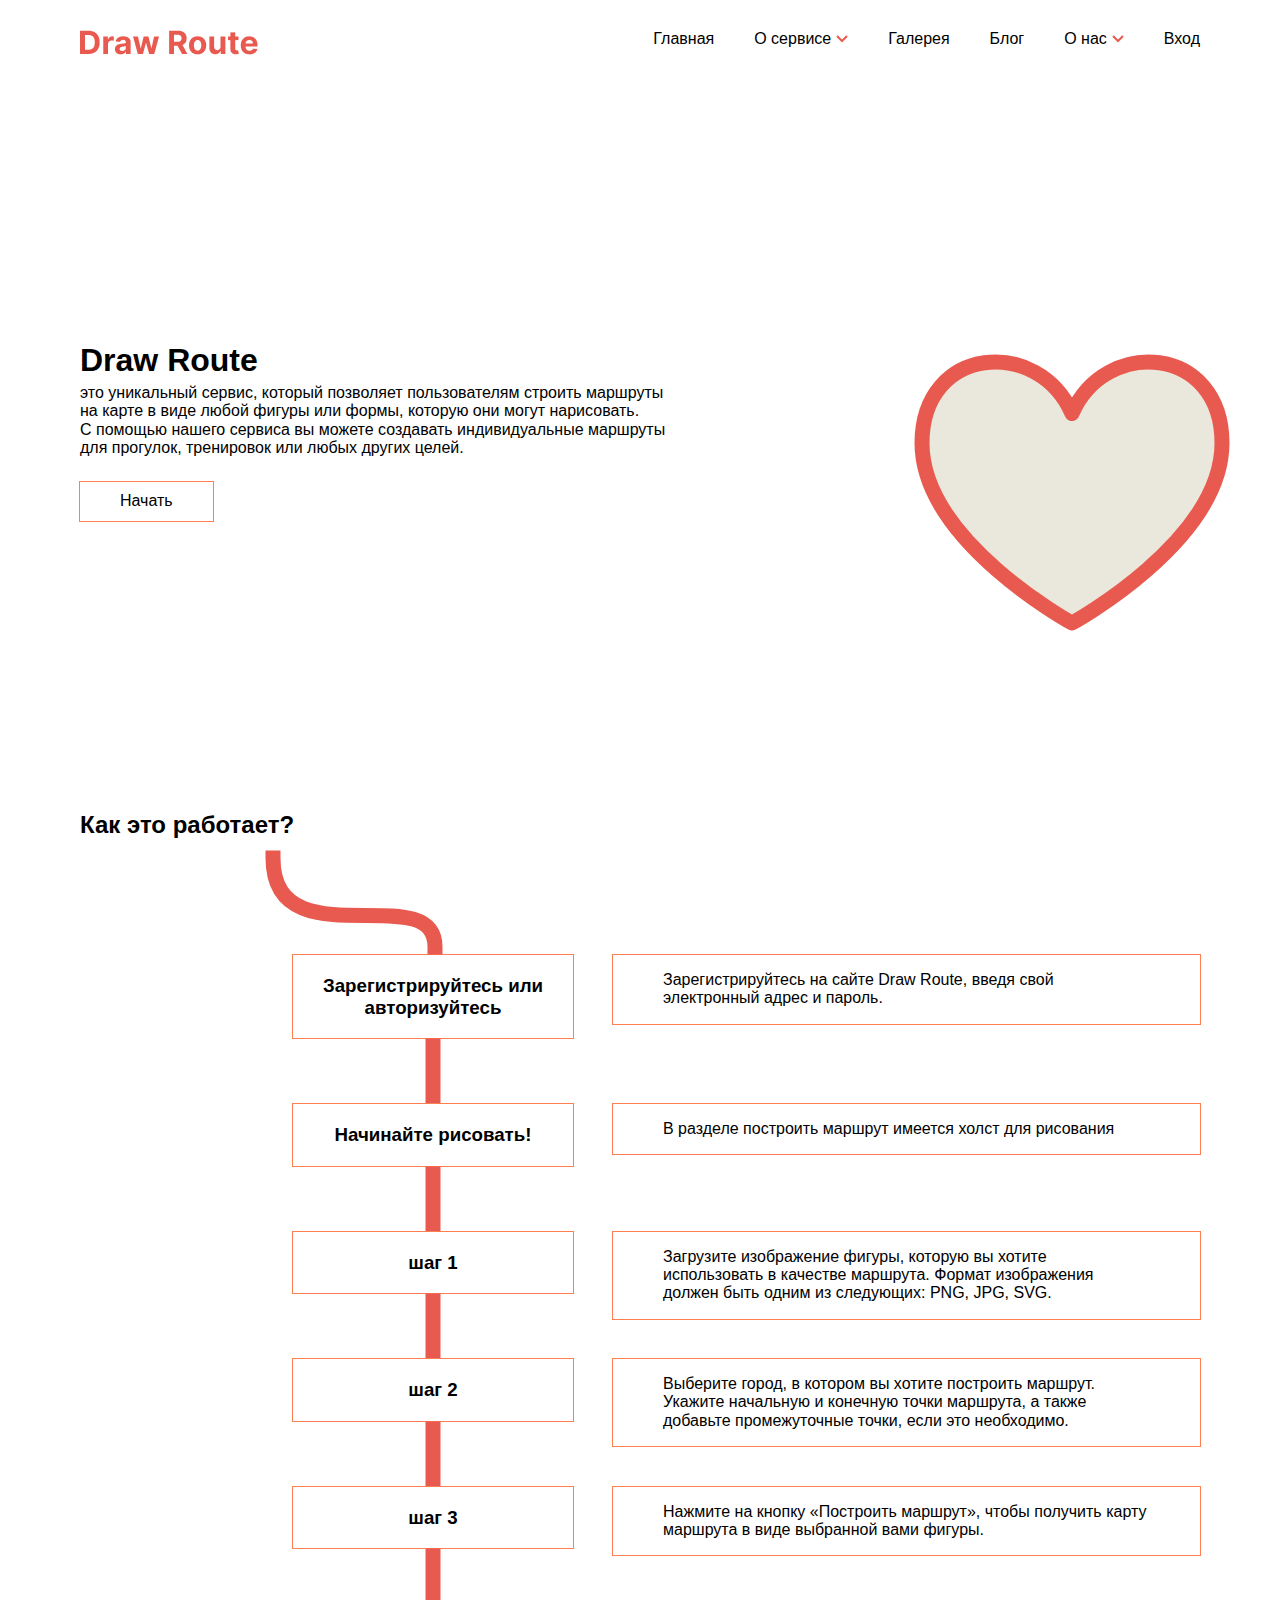
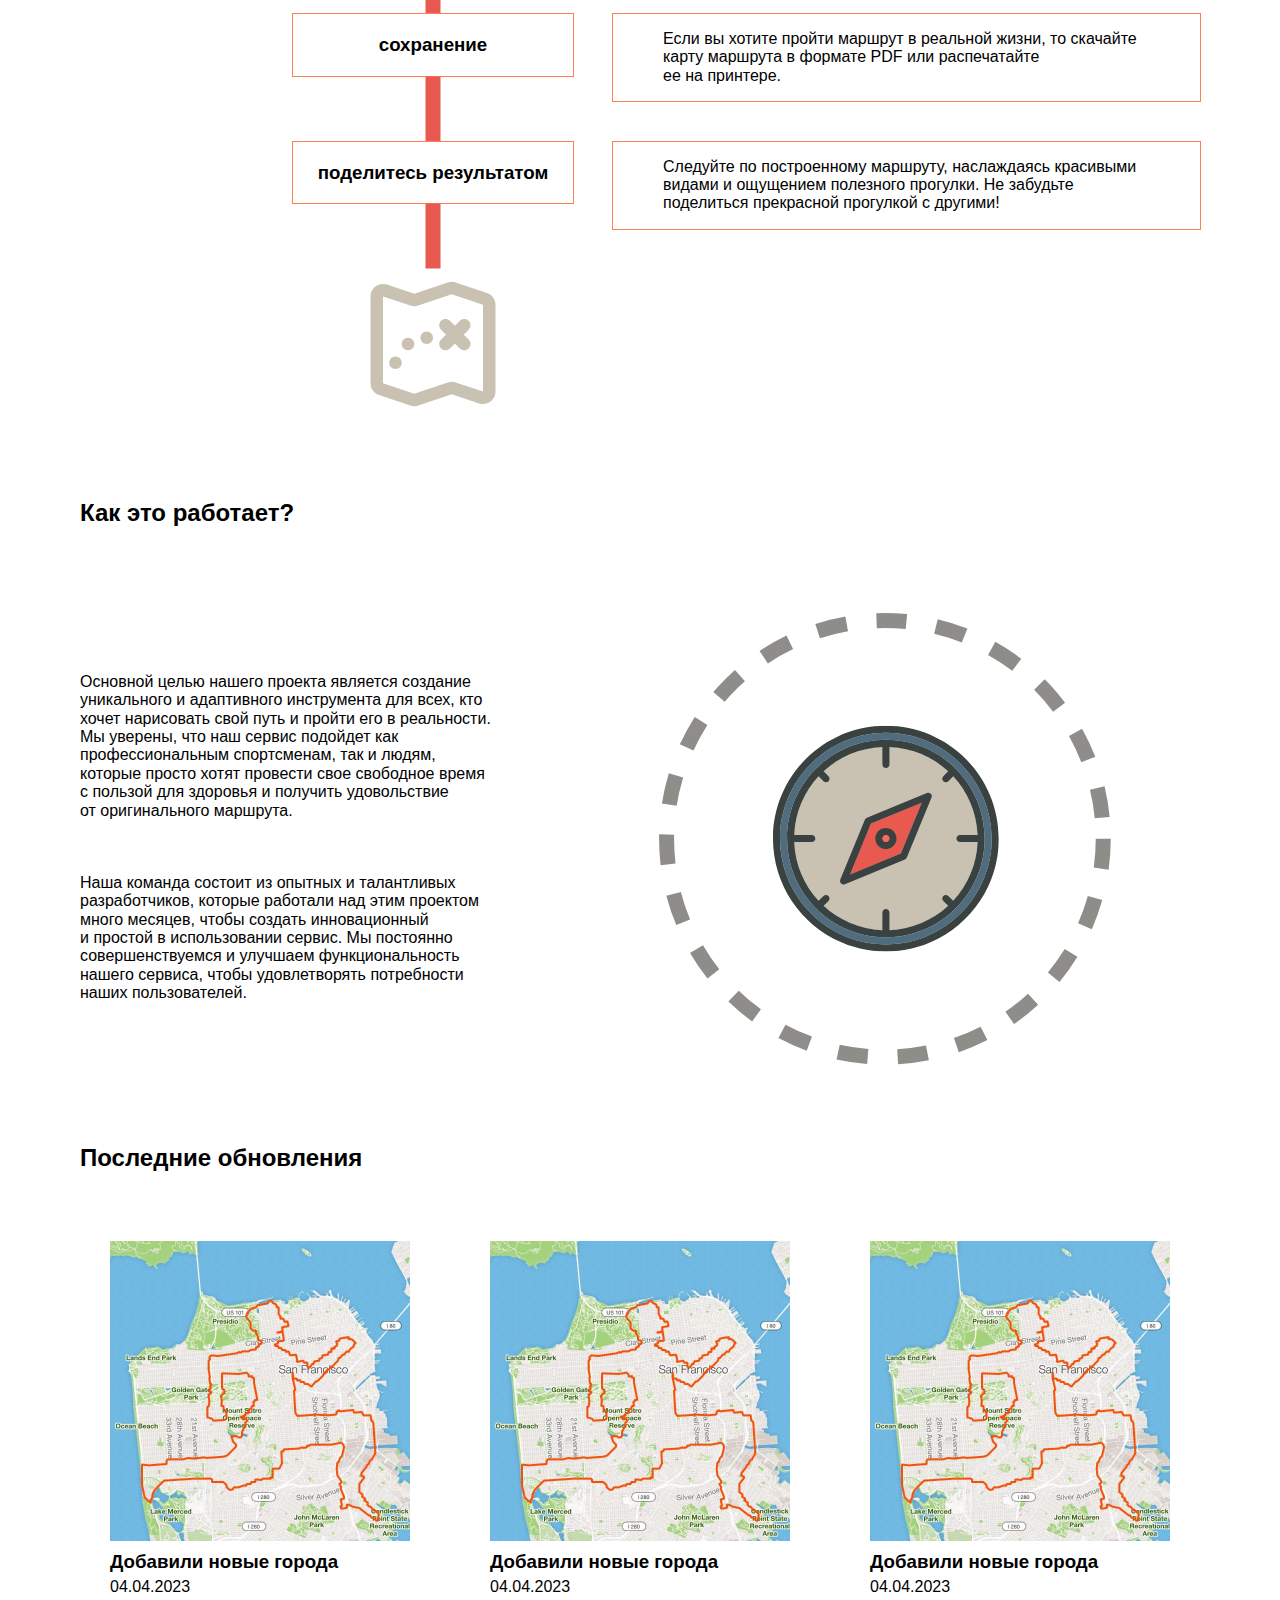
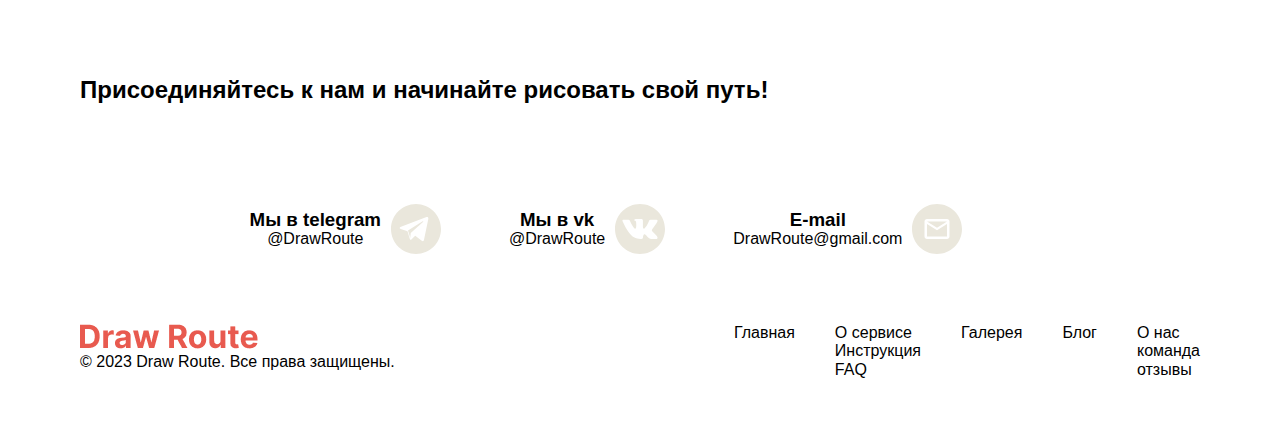
<file: index.html>
<!DOCTYPE html>
<html lang="ru">
<head>
  <meta charset="UTF-8">
  <meta http-equiv="X-UA-Compatible" content="IE=edge">
  <meta name="viewport" content="width=device-width, initial-scale=1.0">
  <title>Draw Route</title>
  <link rel="stylesheet" href="css/normalize.css">
  <link rel="stylesheet" href="css/style.css">
</head>
<body class="body">
  <header class="header">
    <div class="container header__container flex">
      <a class="header__logo" href="#">
        <img class="header__img" src="img/logo.png" alt="Draw Route">
      </a>
      <nav class="header__menu">
        <ul class="menu__list list-reset flex">
          <li class="menu__item">
            <a class="menu__link" href="#">
              Главная
            </a>
          </li>
          <li class="menu__item menu__item_show">
            <div class="menu__show flex" href="#">
              <span class="menu__link menu__link_show">
                О&nbsp;сервисе
              </span>
              <svg width="12" height="8" viewBox="0 0 12 8" fill="none" xmlns="http://www.w3.org/2000/svg">
              <path d="M1 1L6 6L11 1" stroke="#E85A4F" stroke-width="2"/>
              </svg>
            </div>
            <ul class="menu__submenu list-reset flex">
              <li class="submenu__item">
                <a class="submenu__link" href="#">
                  Инструкция
                </a>
              </li>
              <li class="submenu__item">
                <a class="submenu__link" href="#">
                  FAQ
                </a>
              </li>
            </ul>
          </li>
          <li class="menu__item">
            <a class="menu__link" href="#">
              Галерея
            </a>
          </li>
          <li class="menu__item">
            <a class="menu__link" href="#">
              Блог
            </a>
          </li>
          <li class="menu__item menu__item_show">
            <div class="menu__show flex" href="#">
              <span class="menu__link menu__link_show">
                О&nbsp;нас
              </span>
              <svg width="12" height="8" viewBox="0 0 12 8" fill="none" xmlns="http://www.w3.org/2000/svg">
              <path d="M1 1L6 6L11 1" stroke="#E85A4F" stroke-width="2"/>
              </svg>
            </div>
            <ul class="menu__submenu list-reset flex">
              <li class="submenu__item">
                <a class="submenu__link" href="#">
                  команда
                </a>
              </li>
              <li class="submenu__item">
                <a class="submenu__link" href="#">
                  отзывы
                </a>
              </li>
            </ul>
          </li>
          <li class="menu__item">
            <a class="menu__link" href="login.html">
              Вход
            </a>
          </li>
        </ul>
      </nav>
    </div>
  </header>

  <main class="main">
    <section class="hero section-offset">
      <div class="container hero__container flex">
        <div class="hero__left flex">
          <h1 class="hero__title">
            Draw Route
          </h1>
          <p class="hero__descr">
            это уникальный сервис, который позволяет пользователям строить маршруты на&nbsp;карте в&nbsp;виде любой фигуры или формы, которую они могут нарисовать. С&nbsp;помощью нашего сервиса вы&nbsp;можете создавать индивидуальные маршруты для прогулок, тренировок или любых других целей.
          </p>
          <a class="hero__link" href="#course">
            Начать
          </a>
        </div>
        <svg class="hero__img" width="316" height="277" viewBox="0 0 316 277" fill="none" xmlns="http://www.w3.org/2000/svg">
        <path d="M158 59.5828C124.667 -17.1867 8 -9.01007 8 89.1104C8 187.23 158 269 158 269C158 269 308 187.23 308 89.1104C308 -9.01007 191.333 -17.1867 158 59.5828Z" fill="#EAE7DC" stroke="#E85A4F" stroke-width="15" stroke-linecap="round" stroke-linejoin="round"/>
        </svg>
      </div>
    </section>

    <section class="about section-offset">
      <div class="container">
        <h2 class="section-title about__title">
          Как это работает?
        </h2>
        <ul class="about__list list-reset flex">
          <li class="about__item flex">
            <svg class="about__img_first" width="178" height="105" viewBox="0 0 178 105" fill="none" xmlns="http://www.w3.org/2000/svg">
            <path d="M8 8C7.99999 112.5 170 27 170 97" stroke="#E85A4F" stroke-width="15" stroke-linecap="square"/>
            </svg>
          </li>
          <li class="about__item flex">
            <div class="about__road flex">
              <h3 class="about__subtitle">
                Зарегистрируйтесь или авторизуйтесь
              </h3>
              <svg class="about__img" width="16" height="66" viewBox="0 0 16 66" fill="none" xmlns="http://www.w3.org/2000/svg">
              <path d="M8 8C8 48 8 18 8 58" stroke="#E85A4F" stroke-width="15" stroke-linecap="square"/>
              </svg>
            </div>
            <p class="about__text">
              Зарегистрируйтесь на&nbsp;сайте Draw Route, введя свой электронный адрес и&nbsp;пароль.
            </p>
          </li>
          <li class="about__item flex">
            <div class="about__road flex">
              <h3 class="about__subtitle">
                Начинайте рисовать!
              </h3>
              <svg class="about__img" width="16" height="66" viewBox="0 0 16 66" fill="none" xmlns="http://www.w3.org/2000/svg">
              <path d="M8 8C8 48 8 18 8 58" stroke="#E85A4F" stroke-width="15" stroke-linecap="square"/>
              </svg>
            </div>
            <p class="about__text">
              В&nbsp;разделе построить маршрут имеется холст для рисования
            </p>
          </li>
          <li class="about__item flex">
            <div class="about__road flex">
              <h3 class="about__subtitle">
                шаг&nbsp;1
              </h3>
              <svg class="about__img" width="16" height="66" viewBox="0 0 16 66" fill="none" xmlns="http://www.w3.org/2000/svg">
              <path d="M8 8C8 48 8 18 8 58" stroke="#E85A4F" stroke-width="15" stroke-linecap="square"/>
              </svg>
            </div>
            <p class="about__text">
              Загрузите изображение фигуры, которую вы&nbsp;хотите использовать в&nbsp;качестве маршрута. Формат изображения должен быть одним из&nbsp;следующих: PNG, JPG, SVG.
            </p>
          </li>
          <li class="about__item flex">
            <div class="about__road flex">
              <h3 class="about__subtitle">
                шаг&nbsp;2
              </h3>
              <svg class="about__img" width="16" height="66" viewBox="0 0 16 66" fill="none" xmlns="http://www.w3.org/2000/svg">
              <path d="M8 8C8 48 8 18 8 58" stroke="#E85A4F" stroke-width="15" stroke-linecap="square"/>
              </svg>
            </div>
            <p class="about__text">
              Выберите город, в&nbsp;котором вы&nbsp;хотите построить маршрут. Укажите начальную и&nbsp;конечную точки маршрута, а&nbsp;также добавьте промежуточные точки, если это необходимо.
            </p>
          </li>
          <li class="about__item flex">
            <div class="about__road flex">
              <h3 class="about__subtitle">
                шаг&nbsp;3
              </h3>
              <svg class="about__img" width="16" height="66" viewBox="0 0 16 66" fill="none" xmlns="http://www.w3.org/2000/svg">
              <path d="M8 8C8 48 8 18 8 58" stroke="#E85A4F" stroke-width="15" stroke-linecap="square"/>
              </svg>
            </div>
            <p class="about__text">
              Нажмите на&nbsp;кнопку &laquo;Построить маршрут&raquo;, чтобы получить карту маршрута в&nbsp;виде выбранной вами фигуры.
            </p>
          </li>
          <li class="about__item flex">
            <div class="about__road flex">
              <h3 class="about__subtitle">
                сохранение
              </h3>
              <svg class="about__img" width="16" height="66" viewBox="0 0 16 66" fill="none" xmlns="http://www.w3.org/2000/svg">
              <path d="M8 8C8 48 8 18 8 58" stroke="#E85A4F" stroke-width="15" stroke-linecap="square"/>
              </svg>
            </div>
            <p class="about__text">
              Если вы&nbsp;хотите пройти маршрут в&nbsp;реальной жизни, то&nbsp;скачайте карту маршрута в&nbsp;формате PDF или распечатайте ее&nbsp;на&nbsp;принтере.
            </p>
          </li>
          <li class="about__item about__item_last flex">
            <div class="about__road flex">
              <h3 class="about__subtitle">
                поделитесь результатом
              </h3>
              <svg class="about__img" width="16" height="66" viewBox="0 0 16 66" fill="none" xmlns="http://www.w3.org/2000/svg">
              <path d="M8 8C8 48 8 18 8 58" stroke="#E85A4F" stroke-width="15" stroke-linecap="square"/>
              </svg>
              <svg class="about__img" width="150" height="150" viewBox="0 0 150 150" fill="none" xmlns="http://www.w3.org/2000/svg">
              <path fill-rule="evenodd" clip-rule="evenodd" d="M89.7969 13.4795C92.3631 12.6242 95.1369 12.6242 97.7031 13.4795L128.953 23.8961C134.057 25.5976 137.5 30.3743 137.5 35.7546V122.579C137.5 131.111 129.141 137.135 121.047 134.437L93.75 125.338L60.2029 136.521C57.637 137.376 54.863 137.376 52.2971 136.521L21.0471 126.104C15.9429 124.403 12.5 119.626 12.5 114.245V27.4213C12.5 18.8894 20.8587 12.8648 28.9529 15.5628L56.25 24.6618L89.7969 13.4795ZM93.75 25.338L60.2029 36.5204C57.637 37.3756 54.863 37.3756 52.2971 36.5204L25 27.4213V114.245L56.25 124.662L89.7969 113.479C92.3631 112.624 95.1369 112.624 97.7031 113.479L125 122.579V35.7546L93.75 25.338ZM83.0806 51.8305C85.5212 49.3897 89.4787 49.3897 91.9194 51.8305L96.875 56.7861L101.831 51.8305C104.271 49.3897 108.229 49.3897 110.669 51.8305C113.11 54.2713 113.11 58.2286 110.669 60.6693L105.714 65.625L110.669 70.5806C113.11 73.0213 113.11 76.9788 110.669 79.4194C108.229 81.86 104.271 81.86 101.831 79.4194L96.875 74.4638L91.9194 79.4194C89.4787 81.86 85.5212 81.86 83.0806 79.4194C80.64 76.9788 80.64 73.0213 83.0806 70.5806L88.0362 65.625L83.0806 60.6693C80.64 58.2286 80.64 54.2713 83.0806 51.8305ZM37.5 100C40.9517 100 43.75 97.2019 43.75 93.75C43.75 90.2981 40.9517 87.5 37.5 87.5C34.0482 87.5 31.25 90.2981 31.25 93.75C31.25 97.2019 34.0482 100 37.5 100ZM56.25 75C56.25 78.4519 53.4517 81.25 50 81.25C46.5482 81.25 43.75 78.4519 43.75 75C43.75 71.5481 46.5482 68.75 50 68.75C53.4517 68.75 56.25 71.5481 56.25 75ZM68.75 75C72.2019 75 75 72.2019 75 68.75C75 65.2981 72.2019 62.4999 68.75 62.4999C65.2981 62.4999 62.5 65.2981 62.5 68.75C62.5 72.2019 65.2981 75 68.75 75Z" fill="#C9C1B2"/>
              </svg>
            </div>
            <p class="about__text">
              Следуйте по&nbsp;построенному маршруту, наслаждаясь красивыми видами и&nbsp;ощущением полезного прогулки. Не&nbsp;забудьте поделиться прекрасной прогулкой с&nbsp;другими!
            </p>
          </li>
        </ul>
      </div>
    </section>

    <section class="advantages section-offset">
      <div class="container">
        <h2 class="section-title advantages__title">
          Как это работает?
        </h2>
        <div class="advantages__contant flex">
          <div class="advantages__left flex">
            <p class="advantages__text">
              Основной целью нашего проекта является создание уникального и&nbsp;адаптивного инструмента для всех, кто хочет нарисовать свой путь и&nbsp;пройти его в&nbsp;реальности. Мы&nbsp;уверены, что наш сервис подойдет как профессиональным спортсменам, так и&nbsp;людям, которые просто хотят провести свое свободное время с&nbsp;пользой для здоровья и&nbsp;получить удовольствие от&nbsp;оригинального маршрута.
            </p>
            <p class="advantages__text">
              Наша команда состоит из&nbsp;опытных и&nbsp;талантливых разработчиков, которые работали над этим проектом много месяцев, чтобы создать инновационный и&nbsp;простой в&nbsp;использовании сервис. Мы&nbsp;постоянно совершенствуемся и&nbsp;улучшаем функциональность нашего сервиса, чтобы удовлетворять потребности наших пользователей.
            </p>
          </div>
          <div class="advantages__right flex">
            <div class="advantages__img">
              <svg class="advantages__compas" width="227" height="227" viewBox="0 0 227 227" fill="none" xmlns="http://www.w3.org/2000/svg">
              <g clip-path="url(#clip0_6_69)">
              <path d="M113.91 7.68372C55.4481 7.68372 8.05225 55.0796 8.05225 113.541C8.05225 172.003 55.4481 219.399 113.91 219.399C172.371 219.399 219.767 172.003 219.767 113.541C219.767 55.0796 172.371 7.68372 113.91 7.68372ZM113.91 212.341C59.3437 212.341 15.1094 168.107 15.1094 113.541C15.1094 58.9752 59.3437 14.7409 113.91 14.7409C168.476 14.7409 212.71 58.9752 212.71 113.541C212.71 168.107 168.476 212.341 113.91 212.341Z" fill="#506C7F"/>
              <path d="M113.91 205.284C164.578 205.284 205.653 164.21 205.653 113.541C205.653 62.8729 164.578 21.7981 113.91 21.7981C63.2413 21.7981 22.1665 62.8729 22.1665 113.541C22.1665 164.21 63.2413 205.284 113.91 205.284Z" fill="#C9C1B2"/>
              <path d="M128.85 128.481L78.0557 149.395L98.9696 98.6012L149.764 77.6873L128.85 128.481Z" fill="#E85A4F"/>
              <path d="M113.91 0.630127C51.5491 0.630127 0.995117 51.1841 0.995117 113.545C0.995117 175.905 51.5491 226.459 113.91 226.459C176.27 226.459 226.824 175.905 226.824 113.545C226.824 51.1841 176.27 0.630127 113.91 0.630127ZM113.91 219.399C55.4482 219.399 8.05228 172.003 8.05228 113.541C8.05228 55.0797 55.4482 7.68376 113.91 7.68376C172.371 7.68376 219.767 55.0797 219.767 113.541C219.767 172.003 172.371 219.399 113.91 219.399Z" fill="#394240"/>
              <path d="M113.91 14.741C59.3437 14.741 15.1094 58.9753 15.1094 113.541C15.1094 168.107 59.3437 212.342 113.91 212.342C168.476 212.342 212.71 168.107 212.71 113.541C212.71 58.9753 168.476 14.741 113.91 14.741ZM181.217 175.86L176.288 170.93C174.908 169.55 172.678 169.55 171.299 170.93C169.919 172.31 169.915 174.54 171.299 175.92L176.228 180.849C160.67 195.26 140.109 204.335 117.438 205.196V187.641C117.438 185.69 115.861 184.113 113.91 184.113C111.958 184.113 110.381 185.69 110.381 187.641V205.196C87.7099 204.339 67.1489 195.263 51.5914 180.852L56.5208 175.923C57.9005 174.543 57.9005 172.313 56.5208 170.934C55.1411 169.554 52.9111 169.55 51.5314 170.934L46.602 175.863C32.1912 160.306 23.1157 139.744 22.2583 117.073H39.8094C41.7608 117.073 43.338 115.496 43.338 113.545C43.338 111.593 41.7608 110.016 39.8094 110.016H22.2548C23.1122 87.3451 32.1877 66.784 46.5984 51.2265L51.5279 56.1559C52.9075 57.5356 55.1376 57.5356 56.5173 56.1559C57.897 54.7763 57.9005 52.5462 56.5173 51.1665L51.5879 46.2371C67.1489 31.8228 87.7099 22.7473 110.381 21.8863V39.441C110.381 41.3923 111.958 42.9696 113.91 42.9696C115.861 42.9696 117.438 41.3923 117.438 39.441V21.8863C140.109 22.7438 160.67 31.8193 176.228 46.23L171.299 51.1595C169.919 52.5391 169.919 54.7692 171.299 56.1489C172.678 57.5285 174.908 57.5321 176.288 56.1489L181.217 51.2194C195.628 66.777 204.704 87.338 205.561 110.009H188.01C186.059 110.009 184.481 111.586 184.481 113.538C184.481 115.489 186.059 117.066 188.01 117.066H205.565C204.704 139.741 195.628 160.302 181.217 175.86Z" fill="#394240"/>
              <path d="M154.908 67.9343L94.9222 92.6344C94.0542 92.9943 93.3626 93.6859 93.0027 94.554L68.3026 154.54C67.7627 155.856 68.0662 157.373 69.0718 158.379C69.7458 159.053 70.6491 159.413 71.5665 159.413C72.0182 159.413 72.4769 159.328 72.9109 159.148L132.897 134.448C133.765 134.088 134.456 133.397 134.816 132.529L159.516 72.5427C160.056 71.2265 159.753 69.7092 158.747 68.7036C157.742 67.6979 156.224 67.398 154.908 67.9343ZM128.85 128.481L78.0556 149.395L98.9695 98.5977L149.767 77.6838L128.85 128.481Z" fill="#394240"/>
              <path d="M113.91 124.127C119.753 124.127 124.496 119.385 124.496 113.541C124.496 107.698 119.753 102.955 113.91 102.955C108.067 102.955 103.324 107.698 103.324 113.541C103.324 119.385 108.067 124.127 113.91 124.127ZM113.91 110.013C115.861 110.013 117.439 111.59 117.439 113.541C117.439 115.492 115.861 117.07 113.91 117.07C111.959 117.07 110.381 115.492 110.381 113.541C110.381 111.59 111.959 110.013 113.91 110.013Z" fill="#394240"/>
              <path d="M113.91 117.07C115.859 117.07 117.439 115.49 117.439 113.541C117.439 111.592 115.859 110.013 113.91 110.013C111.961 110.013 110.381 111.592 110.381 113.541C110.381 115.49 111.961 117.07 113.91 117.07Z" fill="#F76D57"/>
              </g>
              <defs>
              <clipPath id="clip0_6_69">
              <rect width="225.829" height="225.829" fill="white" transform="translate(0.995117 0.630127)"/>
              </clipPath>
              </defs>

              </svg>
              <svg class="advantages__road" width="452" height="453" viewBox="0 0 452 453" fill="none" xmlns="http://www.w3.org/2000/svg">
              <circle cx="225.91" cy="226.803" r="218.329" stroke="#8E8D8A" stroke-width="15" stroke-dasharray="30 30"/>
              </svg>
            </div>
            <ul class="advantages__list">
              <li class="advantages__item advantages__item_up">
                <a href="#">
                  Индивидуальный подход
                </a>
              </li>
              <li class="advantages__item">
                <a href="#">
                  Индивидуальный подход
                </a>
              </li>
              <li class="advantages__item">
                <a href="#">
                  Индивидуальный подход
                </a>
              </li>
              <li class="advantages__item">
                <a href="#">
                  Индивидуальный подход
                </a>
              </li>
              <li class="advantages__item advantages__item_down">
                <a href="#">
                  Индивидуальный подход
                </a>
              </li>
              <li class="advantages__item">
                <a href="#">
                  Индивидуальный подход
                </a>
              </li>
              <li class="advantages__item">
                <a href="#">
                  Индивидуальный подход
                </a>
              </li>
              <li class="advantages__item">
                <a href="#">
                  Индивидуальный подход
                </a>
              </li>
            </ul>
          </div>
        </div>
      </div>
    </section>

    <section class="updates section-offset">
      <div class="container">
        <h2 class="section-title updates__title">
          Последние обновления
        </h2>
        <ul class="updates__list list-reset flex">
          <li class="updates__item">
            <article class="updates__update-card flex">
              <img class="update-card__img" src="/img/updates-1.jpg" alt="picture">
              <div class="update-card__content flex">
                <h3 class="update-card__title">
                  Добавили новые города
                </h3>
                <time datetime="2023-04-04 16:00">
                  04.04.2023
                </time>
              </div>
            </article>
          </li>
          <li class="updates__item">
            <article class="updates__update-card flex">
              <img class="update-card__img" src="/img/updates-1.jpg" alt="picture">
              <div class="update-card__content flex">
                <h3 class="update-card__title">
                  Добавили новые города
                </h3>
                <time datetime="2023-04-04 16:00">
                  04.04.2023
                </time>
              </div>
            </article>
          </li>
          <li class="updates__item">
            <article class="updates__update-card flex">
              <img class="update-card__img" src="/img/updates-1.jpg" alt="picture">
              <div class="update-card__content flex">
                <h3 class="update-card__title">
                  Добавили новые города
                </h3>
                <time datetime="2023-04-04 16:00">
                  04.04.2023
                </time>
              </div>
            </article>
          </li>
        </ul>
      </div>
    </section>

    <section class="join-us section-offset">
      <div class="container">
        <h2 class="section-title join-us__title">
          Присоединяйтесь к&nbsp;нам и&nbsp;начинайте рисовать свой путь!
        </h2>
        <ul class="join-us__list list-reset flex">
          <li class="join-us__item flex">
            <div class="join-us__descr flex">
              <h3 class="join-us__subtitle">
                Мы&nbsp;в&nbsp;telegram
              </h3>
              <a class="join-us__link" href="#">
                @DrawRoute
              </a>
            </div>
            <a class="join-us__link-svg" href="#">
              <svg width="50" height="50" viewBox="0 0 50 50" fill="none" xmlns="http://www.w3.org/2000/svg">
              <path d="M25 0C11.25 0 0 11.25 0 25C0 38.75 11.25 50 25 50C38.75 50 50 38.75 50 25C50 11.25 38.75 0 25 0ZM37.25 15.25L33 35.75C32.75 37.25 31.75 37.5 30.75 36.75L24.25 31.75C22.75 33.25 21.25 34.5 21 35C20.5 35.25 20.25 35.75 19.75 35.75C19 35.75 19 35.25 18.75 34.75L16.5 27.25L9.75 25C8.25 24.5 8.25 23.5 10 22.75L35.5 13C36.5 12.75 37.75 13.25 37.25 15.25ZM31.25 17.5L17 26.5L19.25 34L19.75 29L32 18C32.75 17.25 32.25 17.25 31.25 17.5Z" fill="#EAE7DC"/>
              </svg>
            </a>
          </li>
          <li class="join-us__item flex">
            <div class="join-us__descr flex">
              <h3 class="join-us__subtitle">
                Мы&nbsp;в&nbsp;vk
              </h3>
              <a class="join-us__link" href="#">
                @DrawRoute
              </a>
            </div>
            <a class="join-us__link-svg" href="#">
              <svg width="50" height="50" viewBox="0 0 50 50" fill="none" xmlns="http://www.w3.org/2000/svg">
              <g clip-path="url(#clip0_4_1266)">
              <path d="M25 0C11.1933 0 0 11.1928 0 25C0 38.8072 11.1933 50 25 50C38.8066 50 50 38.8072 50 25C50 11.1928 38.8066 0 25 0ZM37.6813 27.7038C38.8465 28.8419 40.0793 29.913 41.1253 31.1688C41.5887 31.7243 42.0256 32.2987 42.3581 32.9448C42.8327 33.866 42.4041 34.8762 41.5795 34.9309L36.4578 34.9299C35.135 35.0394 34.0824 34.5059 33.1949 33.6015C32.4864 32.8808 31.8292 32.111 31.1468 31.3657C30.868 31.0598 30.5744 30.7719 30.2246 30.5453C29.5263 30.091 28.9197 30.2302 28.5197 30.9596C28.112 31.7018 28.0189 32.5243 27.9801 33.3504C27.9243 34.5581 27.5601 34.8737 26.3483 34.9304C23.7591 35.0517 21.3023 34.6588 19.0189 33.3535C17.0046 32.202 15.4455 30.577 14.087 28.7371C11.4414 25.1504 9.41535 21.2138 7.59488 17.1642C7.18517 16.2522 7.48491 15.7642 8.49105 15.7453C10.1627 15.713 11.8343 15.7171 13.5059 15.7437C14.1862 15.7545 14.6363 16.1437 14.8977 16.7857C15.801 19.0082 16.9084 21.1228 18.2962 23.0839C18.666 23.6061 19.0435 24.1269 19.5811 24.4957C20.1744 24.9028 20.6266 24.7683 20.9064 24.1059C21.0854 23.6849 21.1627 23.2348 21.2015 22.7836C21.3345 21.2384 21.3504 19.6936 21.1202 18.1545C20.977 17.1913 20.4353 16.5693 19.4752 16.3872C18.9862 16.2946 19.0578 16.1136 19.2957 15.8343C19.7084 15.3514 20.0951 15.0527 20.868 15.0527L26.6547 15.0517C27.5668 15.2307 27.7714 15.6399 27.8951 16.5586L27.9003 22.9893C27.8895 23.3448 28.0788 24.3985 28.7171 24.6312C29.2286 24.8 29.5662 24.3898 29.8721 24.066C31.2598 22.5933 32.2486 20.8552 33.134 19.0563C33.5248 18.2629 33.8619 17.4419 34.1893 16.6194C34.4327 16.0113 34.8113 15.712 35.4977 15.7222L41.0701 15.7289C41.2343 15.7289 41.401 15.7304 41.5637 15.7586C42.5028 15.9192 42.7601 16.3233 42.4696 17.2394C42.0123 18.6788 41.1238 19.8777 40.2552 21.0798C39.3243 22.3668 38.3315 23.6087 37.4097 24.9013C36.5627 26.0829 36.6297 26.6777 37.6813 27.7038Z" fill="#EAE7DC"/>
              </g>
              <defs>
              <clipPath id="clip0_4_1266">
              <rect width="50" height="50" fill="white"/>
              </clipPath>
              </defs>
              </svg>
            </a>
          </li>
          <li class="join-us__item flex">
            <div class="join-us__descr flex">
              <h3 class="join-us__subtitle">
                E-mail
              </h3>
              <a class="join-us__link" href="#">
                DrawRoute@gmail.com
              </a>
            </div>
            <a class="join-us__link-svg" href="#">
              <svg width="50" height="50" viewBox="0 0 50 50" fill="none" xmlns="http://www.w3.org/2000/svg">
              <path fill-rule="evenodd" clip-rule="evenodd" d="M50 25C50 38.807 38.807 50 25 50C11.1929 50 0 38.807 0 25C0 11.1929 11.1929 0 25 0C38.807 0 50 11.1929 50 25ZM12.5125 17.5C12.5125 16.125 13.625 15 15 15H35C36.375 15 37.5 16.125 37.5 17.5V32.5C37.5 33.875 36.375 35 35 35H15C13.625 35 12.5 33.875 12.5 32.5L12.5125 17.5ZM25 26.25L15 19.9999V32.5H35V19.9999L25 26.25ZM25 23.75L15 17.5H35L25 23.75Z" fill="#EAE7DC"/>
              </svg>
            </a>
          </li>
        </ul>
      </div>
    </section>
  </main>

  <footer class="footer">
    <div class="container footer__container flex">
      <div class="footer__left">
        <a class="footer__logo" href="#">
          <img class="footer__img" src="img/logo.png" alt="Draw Route">
        </a>
        <p class="footer__descr">
          &copy;&nbsp;2023 Draw Route. Все права защищены.
        </p>
      </div>
      <nav class="footer__nav">
        <ul class="nav__list list-reset flex">
          <li class="nav__item flex">
            <a class="nav__link" href="#">
              Главная
            </a>
          </li>
          <li class="nav__item flex">
            <a class="nav__link" href="#">
              О&nbsp;сервисе
            </a>
            <ul class="nav__subnav list-reset flex">
              <li class="subnav__item">
                <a class="subnav__link" href="#">
                  Инструкция
                </a>
              </li>
              <li class="subnav__item">
                <a class="subnav__link" href="#">
                  FAQ
                </a>
              </li>
            </ul>
          </li>
          <li class="nav__item flex">
            <a class="nav__link" href="#">
              Галерея
            </a>
          </li>
          <li class="nav__item flex">
            <a class="nav__link" href="#">
              Блог
            </a>
          </li>
          <li class="nav__item flex">
            <a class="nav__link" href="#">
              О&nbsp;нас
            </a>
            <ul class="nav__subnav list-reset flex">
              <li class="subnav__item">
                <a class="subnav__link" href="#">
                  команда
                </a>
              </li>
              <li class="subnav__item">
                <a class="subnav__link" href="#">
                  отзывы
                </a>
              </li>
            </ul>
          </li>
        </ul>
      </nav>
    </div>
  </footer>
</body>
</html>
</file>
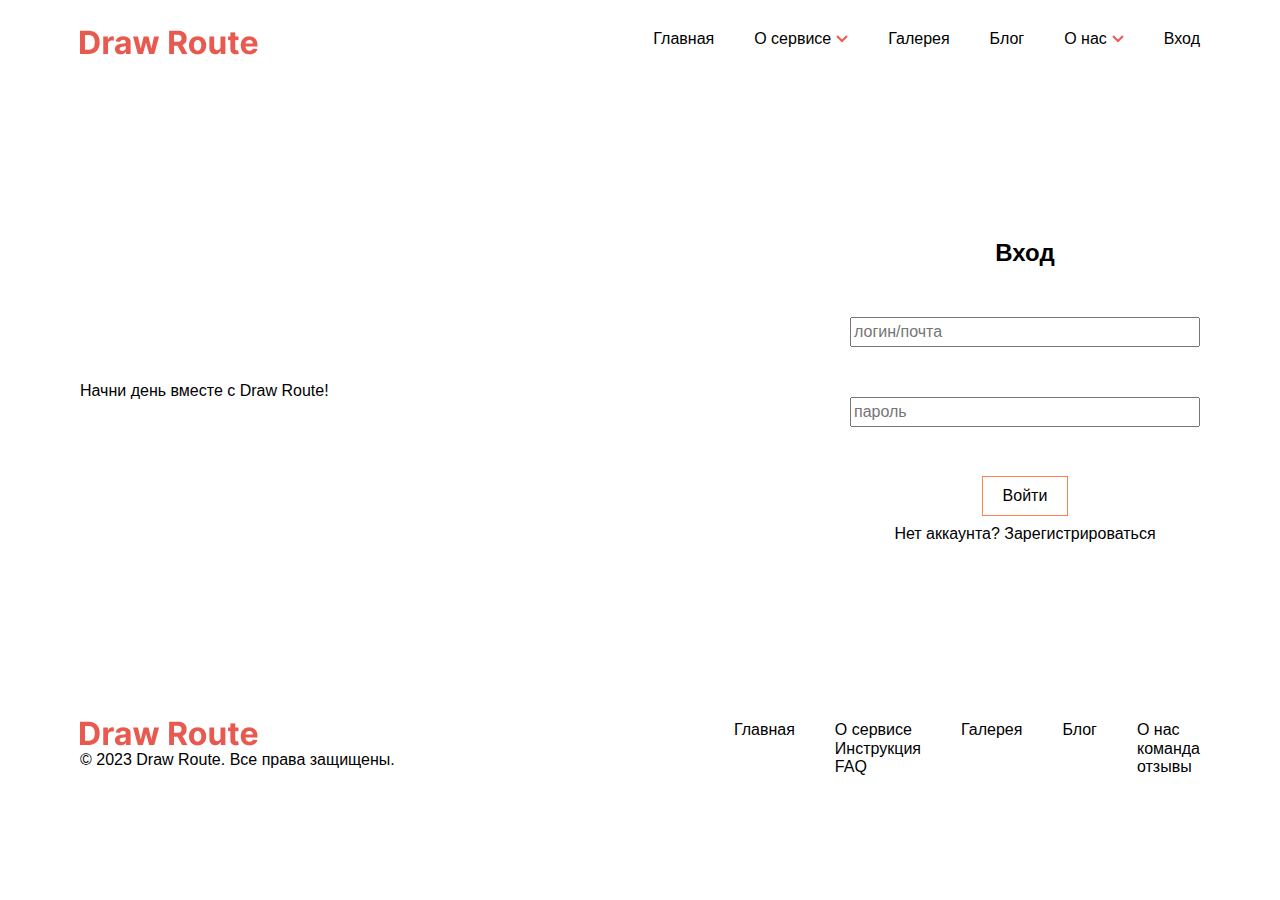
<file: login.html>
<!DOCTYPE html>
<html lang="ru">
<head>
  <meta charset="UTF-8">
  <meta http-equiv="X-UA-Compatible" content="IE=edge">
  <meta name="viewport" content="width=device-width, initial-scale=1.0">
  <title>Вход</title>
  <link rel="stylesheet" href="css/normalize.css">
  <link rel="stylesheet" href="css/style.css">
</head>
<body>
  <header class="header">
    <div class="container header__container flex">
      <a class="header__logo" href="index.html">
        <img class="header__img" src="img/logo.png" alt="Draw Route">
      </a>
      <nav class="header__menu">
        <ul class="menu__list list-reset flex">
          <li class="menu__item">
            <a class="menu__link" href="index.html">
              Главная
            </a>
          </li>
          <li class="menu__item menu__item_show">
            <div class="menu__show flex" href="#">
              <span class="menu__link menu__link_show">
                О&nbsp;сервисе
              </span>
              <svg width="12" height="8" viewBox="0 0 12 8" fill="none" xmlns="http://www.w3.org/2000/svg">
              <path d="M1 1L6 6L11 1" stroke="#E85A4F" stroke-width="2"/>
              </svg>
            </div>
            <ul class="menu__submenu list-reset flex">
              <li class="submenu__item">
                <a class="submenu__link" href="#">
                  Инструкция
                </a>
              </li>
              <li class="submenu__item">
                <a class="submenu__link" href="#">
                  FAQ
                </a>
              </li>
            </ul>
          </li>
          <li class="menu__item">
            <a class="menu__link" href="#">
              Галерея
            </a>
          </li>
          <li class="menu__item">
            <a class="menu__link" href="#">
              Блог
            </a>
          </li>
          <li class="menu__item menu__item_show">
            <div class="menu__show flex" href="#">
              <span class="menu__link menu__link_show">
                О&nbsp;нас
              </span>
              <svg width="12" height="8" viewBox="0 0 12 8" fill="none" xmlns="http://www.w3.org/2000/svg">
              <path d="M1 1L6 6L11 1" stroke="#E85A4F" stroke-width="2"/>
              </svg>
            </div>
            <ul class="menu__submenu list-reset flex">
              <li class="submenu__item">
                <a class="submenu__link" href="#">
                  команда
                </a>
              </li>
              <li class="submenu__item">
                <a class="submenu__link" href="#">
                  отзывы
                </a>
              </li>
            </ul>
          </li>
          <li class="menu__item">
            <a class="menu__link" href="login.html">
              Вход
            </a>
          </li>
        </ul>
      </nav>
    </div>
  </header>

  <main>
    <section class="login">
      <div class="container login__container flex">
        <p class="login__descr">
          Начни день вместе с&nbsp;Draw Route!
        </p>
        <form class="login__form flex" action="https://jsonplaceholder.typicode.com/posts" method="post">
          <h2 class="form__title">
            Вход
          </h2>
          <div class="form__inputs flex">
            <input class="form__input" type="email" name="email" placeholder="логин/почта" required>
            <input class="form__input" type="password" name="password" placeholder="пароль" required>
          </div>
          <button class="btn btn-reset form__btn">Войти</button>
          <span>
            Нет аккаунта? <a class="form__sign-up" href="sign-up.html">Зарегистрироваться</a>
          </span>
        </form>
      </div>
    </section>
  </main>

  <footer class="footer">
    <div class="container footer__container flex">
      <div class="footer__left">
        <a class="footer__logo" href="index.html">
          <img class="footer__img" src="img/logo.png" alt="Draw Route">
        </a>
        <p class="footer__descr">
          &copy;&nbsp;2023 Draw Route. Все права защищены.
        </p>
      </div>
      <nav class="footer__nav">
        <ul class="nav__list list-reset flex">
          <li class="nav__item flex">
            <a class="nav__link" href="index.html">
              Главная
            </a>
          </li>
          <li class="nav__item flex">
            <a class="nav__link" href="#">
              О&nbsp;сервисе
            </a>
            <ul class="nav__subnav list-reset flex">
              <li class="subnav__item">
                <a class="subnav__link" href="#">
                  Инструкция
                </a>
              </li>
              <li class="subnav__item">
                <a class="subnav__link" href="#">
                  FAQ
                </a>
              </li>
            </ul>
          </li>
          <li class="nav__item flex">
            <a class="nav__link" href="#">
              Галерея
            </a>
          </li>
          <li class="nav__item flex">
            <a class="nav__link" href="#">
              Блог
            </a>
          </li>
          <li class="nav__item flex">
            <a class="nav__link" href="#">
              О&nbsp;нас
            </a>
            <ul class="nav__subnav list-reset flex">
              <li class="subnav__item">
                <a class="subnav__link" href="#">
                  команда
                </a>
              </li>
              <li class="subnav__item">
                <a class="subnav__link" href="#">
                  отзывы
                </a>
              </li>
            </ul>
          </li>
        </ul>
      </nav>
    </div>
  </footer>
</body>
</html>
</file>
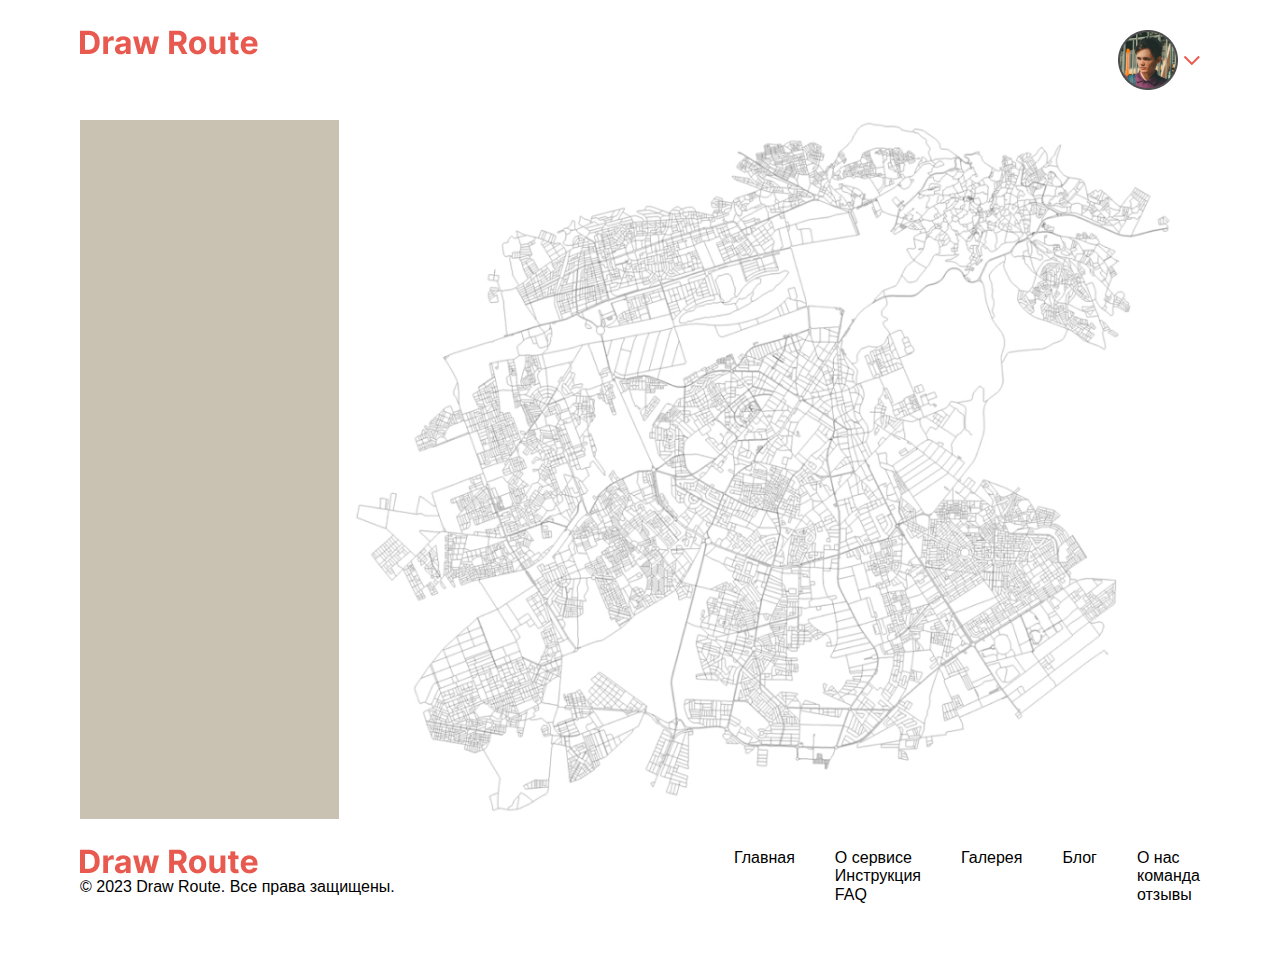
<file: make-route.html>
<!DOCTYPE html>
<html lang="ru">
<head>
  <meta charset="UTF-8">
  <meta http-equiv="X-UA-Compatible" content="IE=edge">
  <meta name="viewport" content="width=device-width, initial-scale=1.0">
  <title>Построить маршрут</title>
  <link rel="stylesheet" href="css/normalize.css">
  <link rel="stylesheet" href="css/style.css">
</head>
<body>
  <header class="header">
    <div class="container header__container flex">
      <a class="header__logo" href="index.html">
        <img class="header__img" src="img/logo.png" alt="Draw Route">
      </a>
      <div class="header__user-menu flex">
        <img class="user-menu__img" src="/img/user.png" alt="Пользователь">
        <svg class="user-menu__svg" width="17" height="11" viewBox="0 0 17 11" fill="none" xmlns="http://www.w3.org/2000/svg">
        <path d="M1.46875 1.48981L8.81569 8.83675L16.1626 1.48981" stroke="#E85A4F" stroke-width="2"/>
        </svg>
      </div>
    </div>
  </header>

  <main>
    <section class="make-route">
      <div class="container make-route__container flex">
        <div class="make-route__tools">

        </div>
        <div class="make-route__map">
          <img class="make-route__img" src="/img/map.jpg" alt="Карта">
        </div>
      </div>
    </section>
  </main>

  <footer class="footer">
    <div class="container footer__container flex">
      <div class="footer__left">
        <a class="footer__logo" href="index.html">
          <img class="footer__img" src="img/logo.png" alt="Draw Route">
        </a>
        <p class="footer__descr">
          &copy;&nbsp;2023 Draw Route. Все права защищены.
        </p>
      </div>
      <nav class="footer__nav">
        <ul class="nav__list list-reset flex">
          <li class="nav__item flex">
            <a class="nav__link" href="index.html">
              Главная
            </a>
          </li>
          <li class="nav__item flex">
            <a class="nav__link" href="#">
              О&nbsp;сервисе
            </a>
            <ul class="nav__subnav list-reset flex">
              <li class="subnav__item">
                <a class="subnav__link" href="#">
                  Инструкция
                </a>
              </li>
              <li class="subnav__item">
                <a class="subnav__link" href="#">
                  FAQ
                </a>
              </li>
            </ul>
          </li>
          <li class="nav__item flex">
            <a class="nav__link" href="#">
              Галерея
            </a>
          </li>
          <li class="nav__item flex">
            <a class="nav__link" href="#">
              Блог
            </a>
          </li>
          <li class="nav__item flex">
            <a class="nav__link" href="#">
              О&nbsp;нас
            </a>
            <ul class="nav__subnav list-reset flex">
              <li class="subnav__item">
                <a class="subnav__link" href="#">
                  команда
                </a>
              </li>
              <li class="subnav__item">
                <a class="subnav__link" href="#">
                  отзывы
                </a>
              </li>
            </ul>
          </li>
        </ul>
      </nav>
    </div>
  </footer>
</body>
</html>
</file>
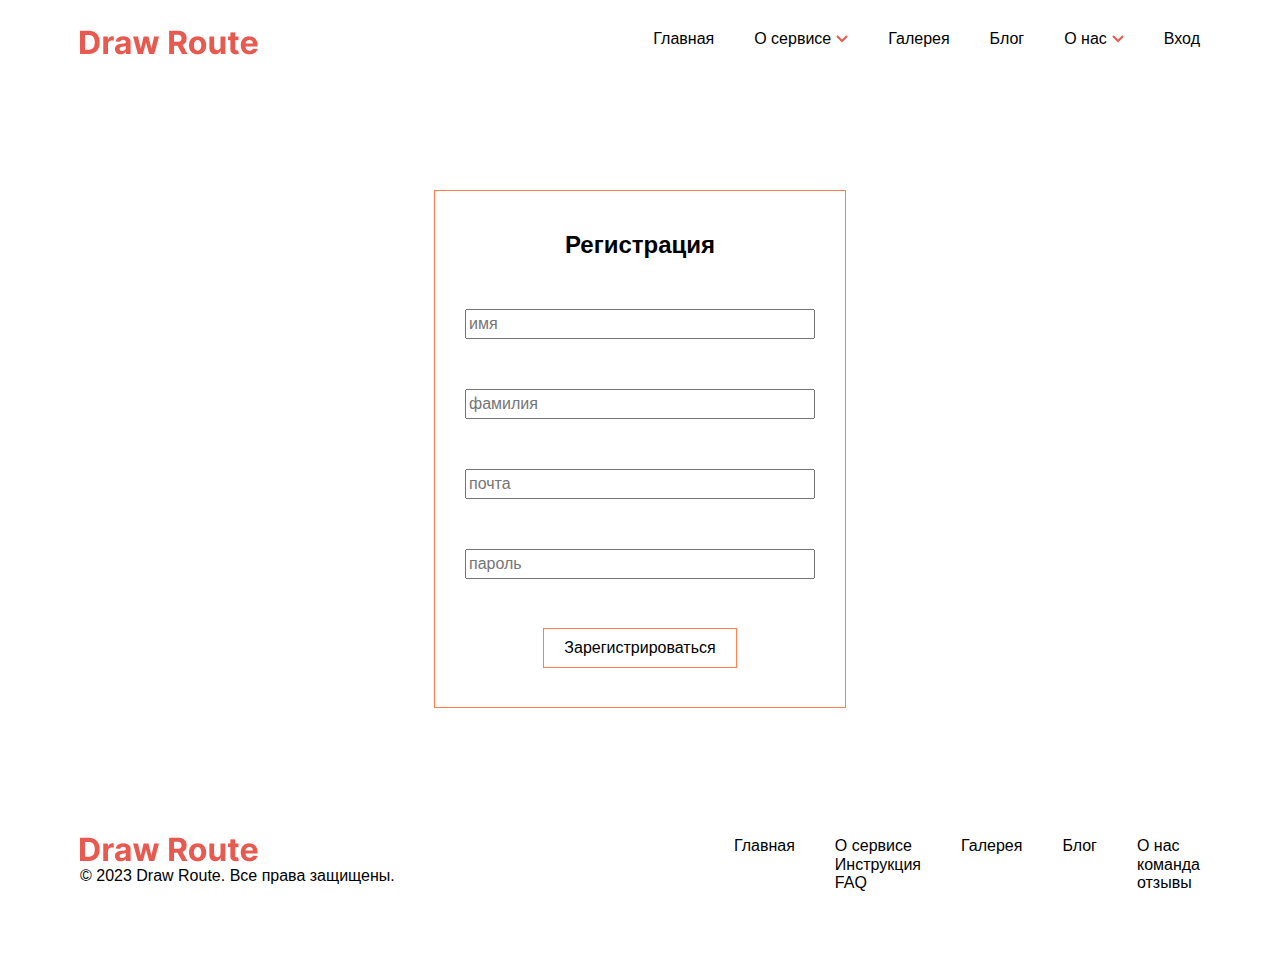
<file: sign-up.html>
<!DOCTYPE html>
<html lang="ru">
<head>
  <meta charset="UTF-8">
  <meta http-equiv="X-UA-Compatible" content="IE=edge">
  <meta name="viewport" content="width=device-width, initial-scale=1.0">
  <title>Регистрация</title>
  <link rel="stylesheet" href="css/normalize.css">
  <link rel="stylesheet" href="css/style.css">
</head>
<body>
  <header class="header">
    <div class="container header__container flex">
      <a class="header__logo" href="index.html">
        <img class="header__img" src="img/logo.png" alt="Draw Route">
      </a>
      <nav class="header__menu">
        <ul class="menu__list list-reset flex">
          <li class="menu__item">
            <a class="menu__link" href="index.html">
              Главная
            </a>
          </li>
          <li class="menu__item menu__item_show">
            <div class="menu__show flex" href="#">
              <span class="menu__link menu__link_show">
                О&nbsp;сервисе
              </span>
              <svg width="12" height="8" viewBox="0 0 12 8" fill="none" xmlns="http://www.w3.org/2000/svg">
              <path d="M1 1L6 6L11 1" stroke="#E85A4F" stroke-width="2"/>
              </svg>
            </div>
            <ul class="menu__submenu list-reset flex">
              <li class="submenu__item">
                <a class="submenu__link" href="#">
                  Инструкция
                </a>
              </li>
              <li class="submenu__item">
                <a class="submenu__link" href="#">
                  FAQ
                </a>
              </li>
            </ul>
          </li>
          <li class="menu__item">
            <a class="menu__link" href="#">
              Галерея
            </a>
          </li>
          <li class="menu__item">
            <a class="menu__link" href="#">
              Блог
            </a>
          </li>
          <li class="menu__item menu__item_show">
            <div class="menu__show flex" href="#">
              <span class="menu__link menu__link_show">
                О&nbsp;нас
              </span>
              <svg width="12" height="8" viewBox="0 0 12 8" fill="none" xmlns="http://www.w3.org/2000/svg">
              <path d="M1 1L6 6L11 1" stroke="#E85A4F" stroke-width="2"/>
              </svg>
            </div>
            <ul class="menu__submenu list-reset flex">
              <li class="submenu__item">
                <a class="submenu__link" href="#">
                  команда
                </a>
              </li>
              <li class="submenu__item">
                <a class="submenu__link" href="#">
                  отзывы
                </a>
              </li>
            </ul>
          </li>
          <li class="menu__item">
            <a class="menu__link" href="login.html">
              Вход
            </a>
          </li>
        </ul>
      </nav>
    </div>
  </header>

  <main>
    <section class="sign-up">
      <div class="container sign-up__container flex">
        <form class="sign-up__form flex" action="https://jsonplaceholder.typicode.com/posts" method="post">
          <h2 class="form__title">
            Регистрация
          </h2>
          <input class="form__input" type="text" name="first-name" placeholder="имя" required>
          <input class="form__input" type="text" name="second-name" placeholder="фамилия" required>
          <input class="form__input" type="email" name="email" placeholder="почта" required>
          <input class="form__input" type="password" name="password" placeholder="пароль" required>
          <button class="btn btn-reset form__btn">Зарегистрироваться</button>
        </form>
      </div>
    </section>
  </main>

  <footer class="footer">
    <div class="container footer__container flex">
      <div class="footer__left">
        <a class="footer__logo" href="index.html">
          <img class="footer__img" src="img/logo.png" alt="Draw Route">
        </a>
        <p class="footer__descr">
          &copy;&nbsp;2023 Draw Route. Все права защищены.
        </p>
      </div>
      <nav class="footer__nav">
        <ul class="nav__list list-reset flex">
          <li class="nav__item flex">
            <a class="nav__link" href="index.html">
              Главная
            </a>
          </li>
          <li class="nav__item flex">
            <a class="nav__link" href="#">
              О&nbsp;сервисе
            </a>
            <ul class="nav__subnav list-reset flex">
              <li class="subnav__item">
                <a class="subnav__link" href="#">
                  Инструкция
                </a>
              </li>
              <li class="subnav__item">
                <a class="subnav__link" href="#">
                  FAQ
                </a>
              </li>
            </ul>
          </li>
          <li class="nav__item flex">
            <a class="nav__link" href="#">
              Галерея
            </a>
          </li>
          <li class="nav__item flex">
            <a class="nav__link" href="#">
              Блог
            </a>
          </li>
          <li class="nav__item flex">
            <a class="nav__link" href="#">
              О&nbsp;нас
            </a>
            <ul class="nav__subnav list-reset flex">
              <li class="subnav__item">
                <a class="subnav__link" href="#">
                  команда
                </a>
              </li>
              <li class="subnav__item">
                <a class="subnav__link" href="#">
                  отзывы
                </a>
              </li>
            </ul>
          </li>
        </ul>
      </nav>
    </div>
  </footer>
</body>
</html>
</file>
<file: css/style.css>
html {
  box-sizing: border-box;
}

*,
*::before,
*::after {
  box-sizing: inherit;
}

a {
  color: inherit;
  text-decoration: none;
}

img {
  max-width: 100%;
}

body {
  min-width: 1200px;
  font-family: 'OpenSans', sans-serif;
  font-weight: 400;
}

/* glob */
.list-reset {
  margin: 0;
  padding: 0;
  list-style: none;
}

.btn-reset {
  padding: 0;
  border: none;
  background-color: transparent;
  cursor: pointer;
}

.flex {
  display: flex;
}

.container {
  width: 1200px;
  padding: 0 40px;
  margin: 0 auto;
}

.section-offset {
  padding: 40px 0;
}

.section-title {
  margin: 0;
}

.btn {
  width: max-content;
  padding: 10px 20px;
  outline: 1px solid coral;
}

/* header */
.header {
  padding: 30px 0;
}

.header__logo {
  margin-right: auto;
}

.menu__item:not(:last-child) {
  position: relative;
  margin-right: 40px;
}

.menu__item_show:hover {
  cursor: pointer;
}

.menu__item_show:hover .menu__submenu {
  visibility: visible;
}

.menu__submenu {
  position: absolute;
  flex-direction: column;
  visibility: hidden;
}

.menu__show {
  align-items: center;
  margin-bottom: 13px;
}

.menu__link_show {
  margin-right: 5px;
}

.submenu__item {
  padding: 13px 10px;
  outline: 1px solid coral;
}

/* hero */
.hero {
  position: relative;
}

.hero__container {
  position: relative;
  align-items: center;
  min-height: 600px;
}

.hero__left {
  max-width: 588px;
  flex-direction: column;
}

.hero__title {
  margin: 0;
  margin-bottom: 5px;
}

.hero__descr {
  margin: 0;
  margin-bottom: 25px;
}

.hero__link {
  max-width: max-content;
  padding: 10px 40px;
  outline: 1px solid coral;
}

.hero__img {
  position: absolute;
  /* left: 800px;
  top: 185px; */
  /* right: 220px;
  bottom: 154px; */
  right: 10px;
  bottom: 100px;
}

/* about */
.about__title {
  margin-bottom: 11px;
}

.about__list {
  flex-direction: column;
  padding-left: 213px;
}

.about__subtitle {
  width: 280px;
  margin: 0;
  padding: 20px 5px;
  outline: 1px solid coral;
  text-align: center;
}

.about__road {
  flex-direction: column;
  align-items: center;
  margin-right: 40px;
}

.about__img_first {
  position: relative;
  right: 28px;
}

.about__text {
  width: 600px;
  height: max-content;
  margin: 0;
  padding: 16px 50px;
  outline: 1px solid coral;
}

/* advantages */
.advantages__title {
  margin-bottom: 85px;
}

.advantages__contant {
  align-items: center;
}

.advantages__left {
  flex-direction: column;
  width: 40%;
  margin-right: 70px;
}

.advantages__text {
  margin: 0;
}

.advantages__text:not(:last-child) {
  margin-bottom: 54px;
}

.advantages__list {
  display: none;
}

.advantages__right {
  position: relative;
  width: 60%;
  flex-direction: column;
  align-items: center;
}

.advantages__img {
  position: relative;
  width: 452px;
  height: 452px;
}

.advantages__compas {
  position: absolute;
  left: 25%;
  top: 25%;
}

/* updates */
.updates__title {
  margin-bottom: 70px;
}

.updates__list {
  justify-content: center;
  flex-wrap: wrap;
  padding: 0 30px;
}

.updates__item {
  width: 300px;
}

.updates__item:not(:last-child) {
  margin-right: 80px;
}

.updates__update-card {
  flex-direction: column;
  /* width: 300px; */
}

.update-card__img {
  /* width: 300px;
  height: 300px; */
  margin-bottom: 10px;
}

.update-card__content {
  flex-direction: column;
}

.update-card__title {
  margin: 0;
  margin-bottom: 5px;
}

/* join-us */
.join-us__title {
  margin-bottom: 100px;
}

.join-us__list {
  justify-content: center;
  padding: 0 110px;
}

.join-us__item {
  align-items: center;
  margin-right: 68px;
}

.join-us__descr {
  flex-direction: column;
  align-items: center;
  margin-right: 10px;
}

.join-us__subtitle {
  margin: 0;
}

.join-us__link-svg {
  width: 50px;
  height: 50px;
}

/* footer */
.footer {
  padding: 30px 0 60px;
}

.footer__left {
  width: 340px;
  margin-right: auto;
}

.footer__descr {
  margin: 0;
}

.nav__item {
  flex-direction: column;
}

.nav__item:not(:last-child) {
  margin-right: 40px;
}

.nav__subnav {
  flex-direction: column;
}

/* login */
.login {
  min-height: 600px;
}

.login__container {
  align-items: center;
  min-height: 600px;
}

.login__descr {
  margin: 0;
  margin-right: auto;
}

.login__form {
  flex-direction: column;
  align-items: center;
}

.form__inputs {
  flex-direction: column;
  align-items: center;
  margin-bottom: 50px;
}

.form__title {
  margin: 0;
  margin-bottom: 50px;
}

.form__input {
  width: 350px;
  height: 30px;
}

.form__input:not(:last-child) {
  margin-bottom: 50px;
}

.form__btn {
  margin-bottom: 10px;
}

/* sign-up */
.sign-up__container {
  flex-direction: column;
  align-items: center;
  padding: 100px 0;
}

.sign-up__form {
  flex-direction: column;
  align-items: center;
  width: max-content;
  padding: 40px 30px;
  outline: 1px solid coral;
}

.sign-up__form .form__btn {
  margin-bottom: 0;
}

/* make-route */
.make-route__tools {
  width: 278px;
  background-color: #C9C1B2;
}

/* .make-route__map {
  width: 922px;
  height: 744px;
} */

.header__user-menu {
  align-items: center;
}

.user-menu__img {
  margin-right: 5px;
}
</file>
